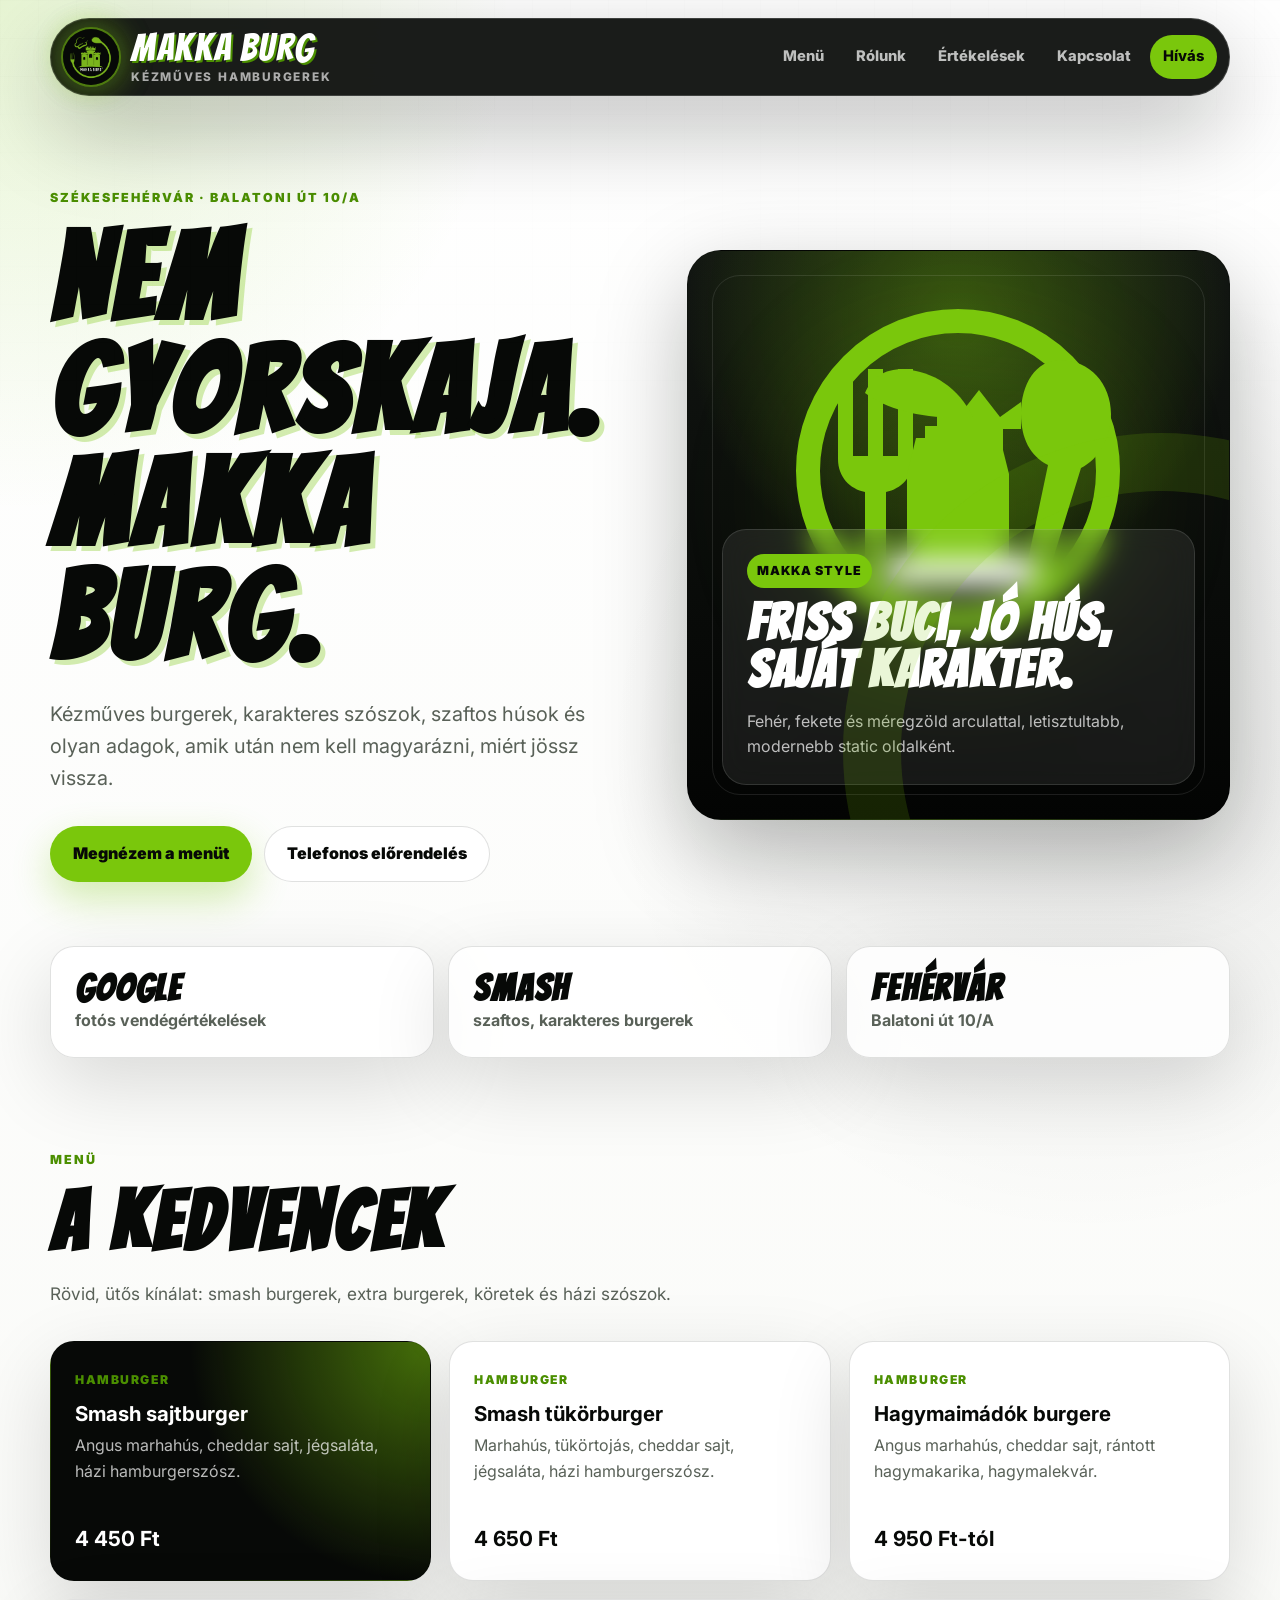
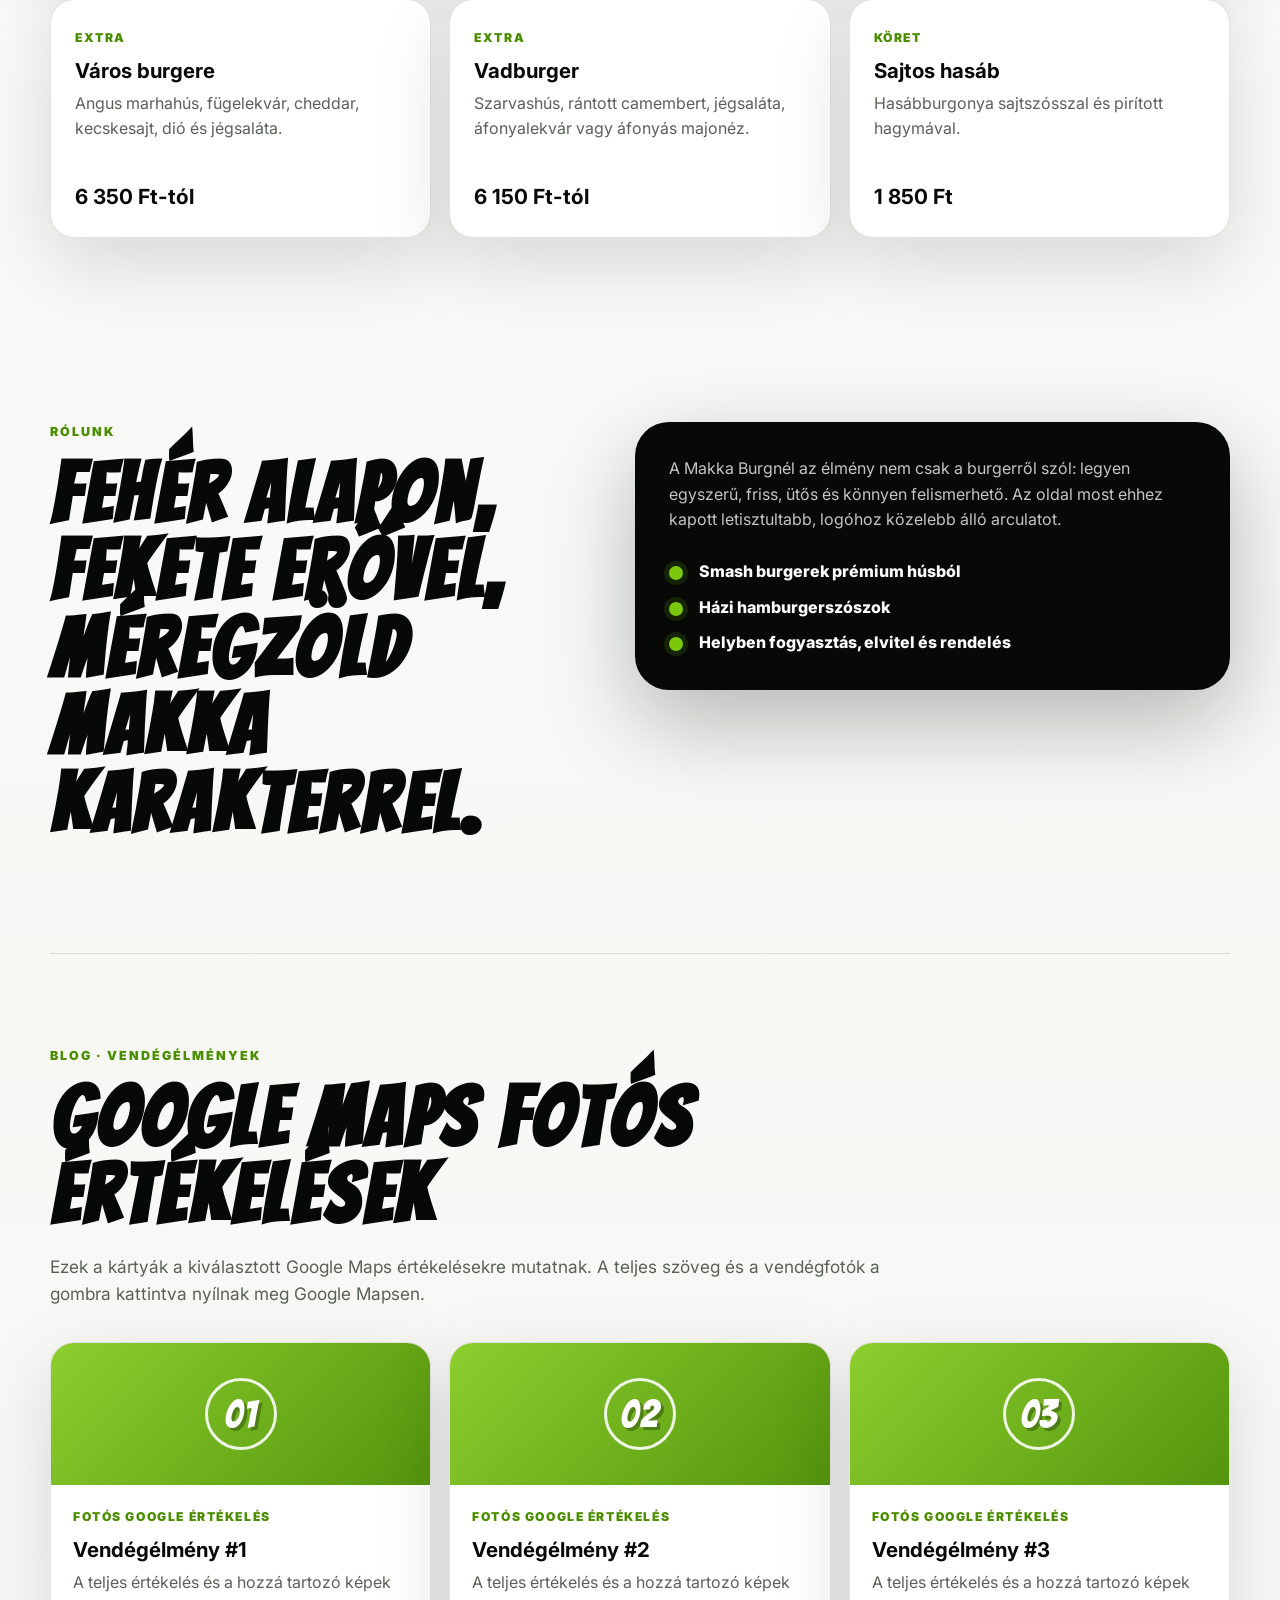
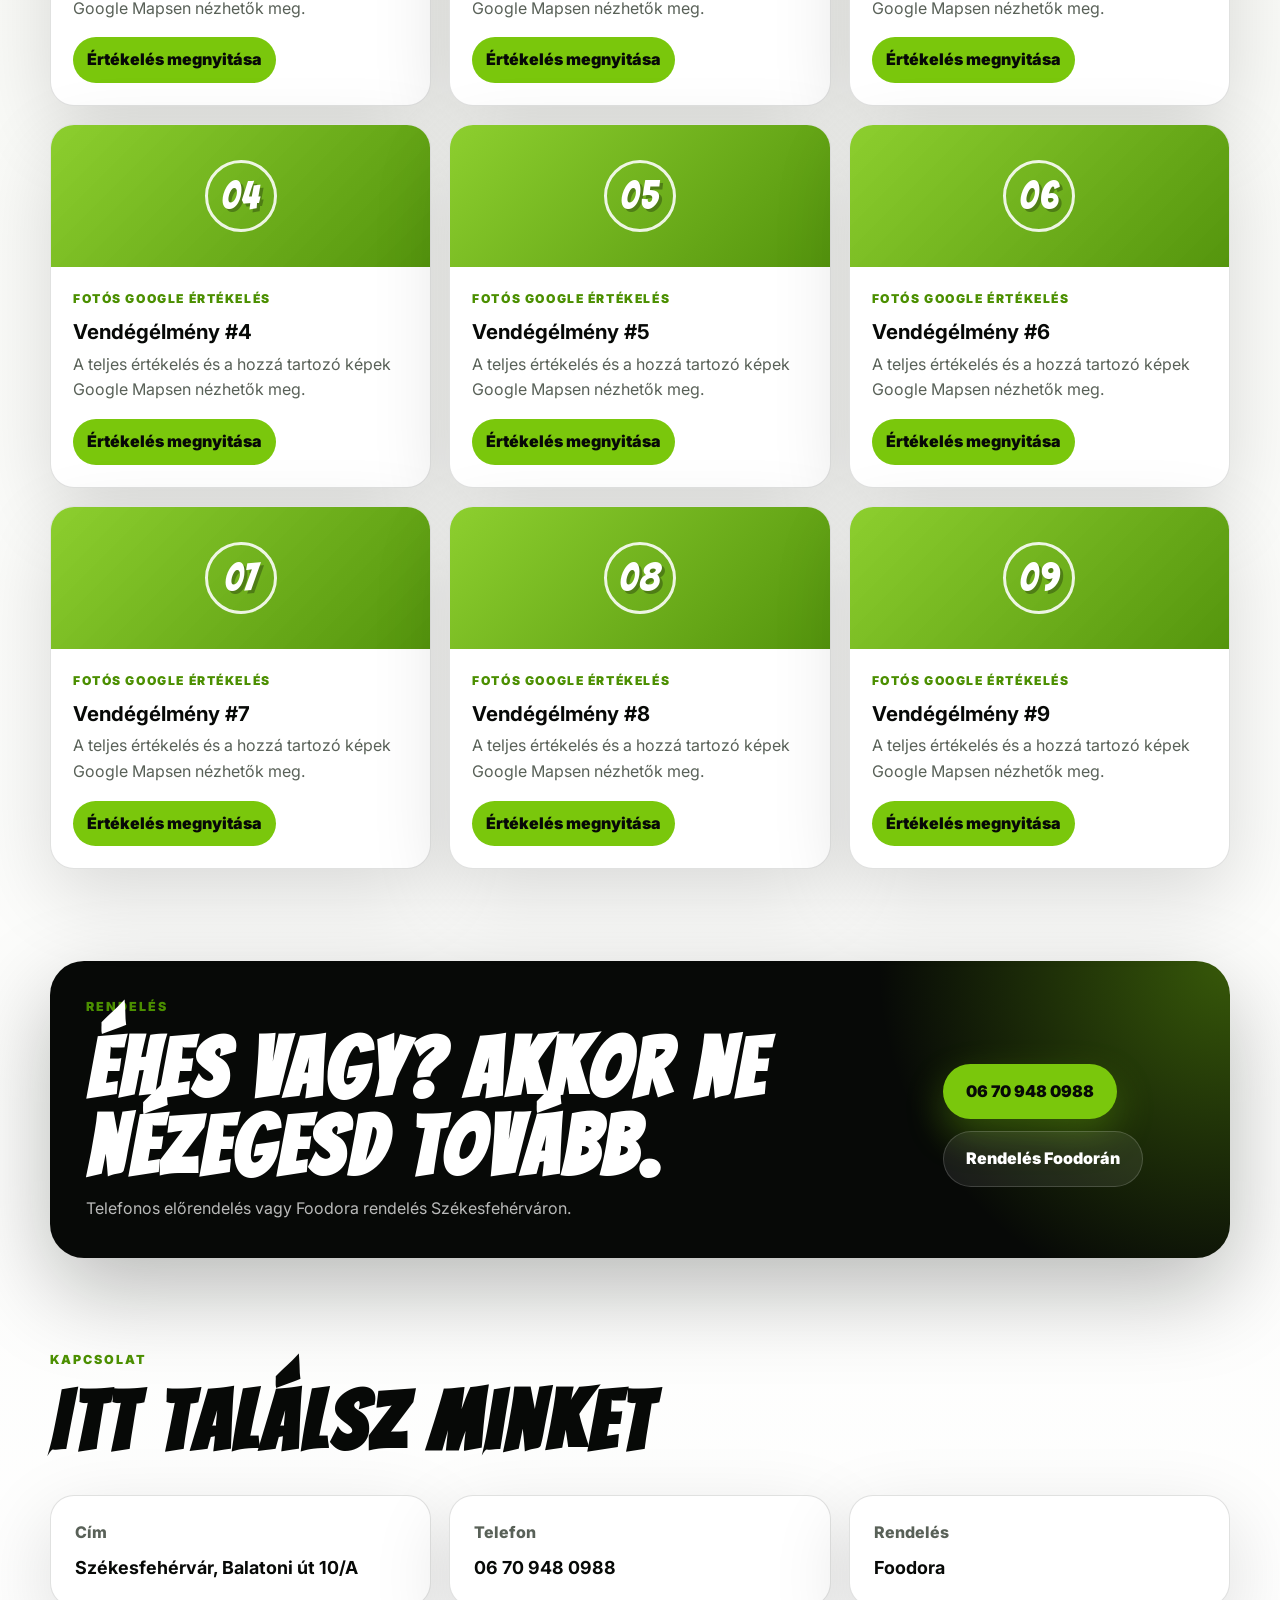
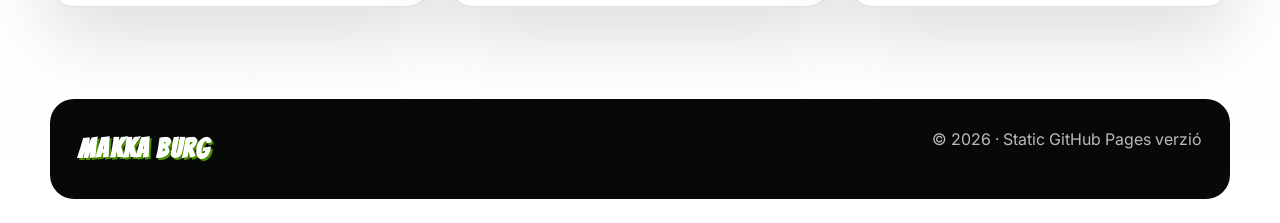
<file: green_white/index.html>
<!doctype html>
<html lang="hu">
<head>
  <meta charset="utf-8" />
  <meta name="viewport" content="width=device-width, initial-scale=1" />
  <meta name="description" content="Makka Burg – kézműves hamburgerek Székesfehérváron. Statikus weboldal GitHub Pageshez." />
  <title>Makka Burg | Kézműves hamburgerek Székesfehérváron</title>
  <link rel="preconnect" href="https://fonts.googleapis.com">
  <link rel="preconnect" href="https://fonts.gstatic.com" crossorigin>
  <link href="https://fonts.googleapis.com/css2?family=Bangers&family=Inter:wght@400;500;600;700;800;900&display=swap" rel="stylesheet">
  <link rel="stylesheet" href="style.css" />
</head>
<body>
  <header class="site-header">
    <a class="brand" href="#top" aria-label="Makka Burg kezdőlap">
      <span class="brand-logo" aria-hidden="true">
        <img src="makka_burg_logo.webp" alt="Makka Burg logó" class="brand-logo" />
      </span>
      <span class="brand-copy">
        <span class="brand-name">Makka Burg</span>
        <span class="brand-subtitle">kézműves hamburgerek</span>
      </span>
    </a>

    <nav class="main-nav" aria-label="Fő navigáció">
      <a href="#menu">Menü</a>
      <a href="#about">Rólunk</a>
      <a href="#blog">Értékelések</a>
      <a href="#contact">Kapcsolat</a>
      <a class="nav-cta" href="tel:+36709480988">Hívás</a>
    </nav>
  </header>

  <main id="top">
    <section class="hero section-padding">
      <div class="hero-content">
        <p class="eyebrow">Székesfehérvár · Balatoni út 10/A</p>
        <h1>Nem gyorskaja. Makka Burg.</h1>
        <p class="hero-lead">
          Kézműves burgerek, karakteres szószok, szaftos húsok és olyan adagok,
          amik után nem kell magyarázni, miért jössz vissza.
        </p>
        <div class="hero-actions">
          <a class="button button-primary" href="#menu">Megnézem a menüt</a>
          <a class="button button-secondary" href="tel:+36709480988">Telefonos előrendelés</a>
        </div>
      </div>

      <aside class="hero-card" aria-label="Makka Burg hangulatkártya">
        <div class="hero-logo-large" aria-hidden="true">
          <svg viewBox="0 0 120 120" focusable="false">
            <circle class="logo-ring" cx="60" cy="60" r="50" />
            <path class="logo-fork" d="M20 26v30c0 6 4 10 9 11v28h7V67c5-1 9-5 9-11V26h-5v29h-5V26h-5v29h-5V26z" />
            <path class="logo-spoon" d="M94 23c-8 0-13 8-13 18 0 8 3 14 9 17l-8 38 7 2 12-39c6-3 10-10 10-18 0-10-7-18-17-18z" />
            <path class="logo-castle" d="M46 49h28l3 12v31H43V61zm7 18h7v13h-7zm17 0h7v13h-7z" />
            <path class="logo-crown" d="M49 45h26v8H49zm4-8 7 5 7-9 7 9 7-5v9H53z" />
            <path class="logo-bun" d="M37 89h48v9H37z" />
            <path class="logo-knife" d="M42 26c10 1 18 6 23 16-15 1-28-2-36-8 2-5 6-8 13-8z" />
          </svg>
        </div>
        <div class="hero-card-content">
          <span class="badge">Makka style</span>
          <h2>Friss buci, jó hús, saját karakter.</h2>
          <p>Fehér, fekete és méregzöld arculattal, letisztultabb, modernebb static oldalként.</p>
        </div>
      </aside>
    </section>

    <section class="stats" aria-label="Makka Burg gyors információk">
      <article>
        <strong>Google</strong>
        <span>fotós vendégértékelések</span>
      </article>
      <article>
        <strong>Smash</strong>
        <span>szaftos, karakteres burgerek</span>
      </article>
      <article>
        <strong>Fehérvár</strong>
        <span>Balatoni út 10/A</span>
      </article>
    </section>

    <section id="menu" class="section-padding menu-section">
      <div class="section-heading">
        <p class="eyebrow">Menü</p>
        <h2>A kedvencek</h2>
        <p>Rövid, ütős kínálat: smash burgerek, extra burgerek, köretek és házi szószok.</p>
      </div>

      <div class="menu-grid">
        <article class="menu-card featured">
          <div>
            <span class="menu-type">Hamburger</span>
            <h3>Smash sajtburger</h3>
            <p>Angus marhahús, cheddar sajt, jégsaláta, házi hamburgerszósz.</p>
          </div>
          <strong>4 450 Ft</strong>
        </article>

        <article class="menu-card">
          <div>
            <span class="menu-type">Hamburger</span>
            <h3>Smash tükörburger</h3>
            <p>Marhahús, tükörtojás, cheddar sajt, jégsaláta, házi hamburgerszósz.</p>
          </div>
          <strong>4 650 Ft</strong>
        </article>

        <article class="menu-card">
          <div>
            <span class="menu-type">Hamburger</span>
            <h3>Hagymaimádók burgere</h3>
            <p>Angus marhahús, cheddar sajt, rántott hagymakarika, hagymalekvár.</p>
          </div>
          <strong>4 950 Ft-tól</strong>
        </article>

        <article class="menu-card">
          <div>
            <span class="menu-type">Extra</span>
            <h3>Város burgere</h3>
            <p>Angus marhahús, fügelekvár, cheddar, kecskesajt, dió és jégsaláta.</p>
          </div>
          <strong>6 350 Ft-tól</strong>
        </article>

        <article class="menu-card">
          <div>
            <span class="menu-type">Extra</span>
            <h3>Vadburger</h3>
            <p>Szarvashús, rántott camembert, jégsaláta, áfonyalekvár vagy áfonyás majonéz.</p>
          </div>
          <strong>6 150 Ft-tól</strong>
        </article>

        <article class="menu-card">
          <div>
            <span class="menu-type">Köret</span>
            <h3>Sajtos hasáb</h3>
            <p>Hasábburgonya sajtszósszal és pirított hagymával.</p>
          </div>
          <strong>1 850 Ft</strong>
        </article>
      </div>
    </section>

    <section id="about" class="split-section section-padding">
      <div>
        <p class="eyebrow">Rólunk</p>
        <h2>Fehér alapon, fekete erővel, méregzöld Makka karakterrel.</h2>
      </div>
      <div class="about-copy">
        <p>
          A Makka Burgnél az élmény nem csak a burgerről szól: legyen egyszerű, friss,
          ütős és könnyen felismerhető. Az oldal most ehhez kapott letisztultabb,
          logóhoz közelebb álló arculatot.
        </p>
        <ul class="check-list">
          <li>Smash burgerek prémium húsból</li>
          <li>Házi hamburgerszószok</li>
          <li>Helyben fogyasztás, elvitel és rendelés</li>
        </ul>
      </div>
    </section>

    <section id="blog" class="section-padding blog-section">
      <div class="section-heading wide">
        <p class="eyebrow">Blog · vendégélmények</p>
        <h2>Google Maps fotós értékelések</h2>
        <p>
          Ezek a kártyák a kiválasztott Google Maps értékelésekre mutatnak. A teljes szöveg és a
          vendégfotók a gombra kattintva nyílnak meg Google Mapsen.
        </p>
      </div>

      <div class="review-grid">
        <article class="review-card">
          <div class="review-photo"><span>01</span></div>
          <div class="review-body">
            <p class="review-kicker">Fotós Google értékelés</p>
            <h3>Vendégélmény #1</h3>
            <p>A teljes értékelés és a hozzá tartozó képek Google Mapsen nézhetők meg.</p>
            <a href="https://maps.app.goo.gl/HjPt6krY6zCxLaqA8" target="_blank" rel="noreferrer">Értékelés megnyitása</a>
          </div>
        </article>

        <article class="review-card">
          <div class="review-photo"><span>02</span></div>
          <div class="review-body">
            <p class="review-kicker">Fotós Google értékelés</p>
            <h3>Vendégélmény #2</h3>
            <p>A teljes értékelés és a hozzá tartozó képek Google Mapsen nézhetők meg.</p>
            <a href="https://maps.app.goo.gl/WwnLAy34ZApFSUKJ6" target="_blank" rel="noreferrer">Értékelés megnyitása</a>
          </div>
        </article>

        <article class="review-card">
          <div class="review-photo"><span>03</span></div>
          <div class="review-body">
            <p class="review-kicker">Fotós Google értékelés</p>
            <h3>Vendégélmény #3</h3>
            <p>A teljes értékelés és a hozzá tartozó képek Google Mapsen nézhetők meg.</p>
            <a href="https://maps.app.goo.gl/pbr8StPb5FChv7a39" target="_blank" rel="noreferrer">Értékelés megnyitása</a>
          </div>
        </article>

        <article class="review-card">
          <div class="review-photo"><span>04</span></div>
          <div class="review-body">
            <p class="review-kicker">Fotós Google értékelés</p>
            <h3>Vendégélmény #4</h3>
            <p>A teljes értékelés és a hozzá tartozó képek Google Mapsen nézhetők meg.</p>
            <a href="https://maps.app.goo.gl/bFdXoXKEpFZBAECH6" target="_blank" rel="noreferrer">Értékelés megnyitása</a>
          </div>
        </article>

        <article class="review-card">
          <div class="review-photo"><span>05</span></div>
          <div class="review-body">
            <p class="review-kicker">Fotós Google értékelés</p>
            <h3>Vendégélmény #5</h3>
            <p>A teljes értékelés és a hozzá tartozó képek Google Mapsen nézhetők meg.</p>
            <a href="https://maps.app.goo.gl/KggRHG3a64Bxbjfu8" target="_blank" rel="noreferrer">Értékelés megnyitása</a>
          </div>
        </article>

        <article class="review-card">
          <div class="review-photo"><span>06</span></div>
          <div class="review-body">
            <p class="review-kicker">Fotós Google értékelés</p>
            <h3>Vendégélmény #6</h3>
            <p>A teljes értékelés és a hozzá tartozó képek Google Mapsen nézhetők meg.</p>
            <a href="https://maps.app.goo.gl/5v22g3dE6pBFgP1z9" target="_blank" rel="noreferrer">Értékelés megnyitása</a>
          </div>
        </article>

        <article class="review-card">
          <div class="review-photo"><span>07</span></div>
          <div class="review-body">
            <p class="review-kicker">Fotós Google értékelés</p>
            <h3>Vendégélmény #7</h3>
            <p>A teljes értékelés és a hozzá tartozó képek Google Mapsen nézhetők meg.</p>
            <a href="https://maps.app.goo.gl/JwdrBWoTLPaFmsvs7" target="_blank" rel="noreferrer">Értékelés megnyitása</a>
          </div>
        </article>

        <article class="review-card">
          <div class="review-photo"><span>08</span></div>
          <div class="review-body">
            <p class="review-kicker">Fotós Google értékelés</p>
            <h3>Vendégélmény #8</h3>
            <p>A teljes értékelés és a hozzá tartozó képek Google Mapsen nézhetők meg.</p>
            <a href="https://maps.app.goo.gl/31T2fFFczfMXN5JM9" target="_blank" rel="noreferrer">Értékelés megnyitása</a>
          </div>
        </article>

        <article class="review-card">
          <div class="review-photo"><span>09</span></div>
          <div class="review-body">
            <p class="review-kicker">Fotós Google értékelés</p>
            <h3>Vendégélmény #9</h3>
            <p>A teljes értékelés és a hozzá tartozó képek Google Mapsen nézhetők meg.</p>
            <a href="https://maps.app.goo.gl/hhKy9dfgqZyZWqra8" target="_blank" rel="noreferrer">Értékelés megnyitása</a>
          </div>
        </article>
      </div>
    </section>

    <section class="order-banner section-padding">
      <div>
        <p class="eyebrow">Rendelés</p>
        <h2>Éhes vagy? Akkor ne nézegesd tovább.</h2>
        <p>Telefonos előrendelés vagy Foodora rendelés Székesfehérváron.</p>
      </div>
      <div class="banner-actions">
        <a class="button button-primary" href="tel:+36709480988">06 70 948 0988</a>
        <a class="button button-secondary" href="https://www.foodora.hu/restaurant/kpjb/makka-burg" target="_blank" rel="noreferrer">Rendelés Foodorán</a>
      </div>
    </section>

    <section id="contact" class="section-padding contact-section">
      <div class="section-heading">
        <p class="eyebrow">Kapcsolat</p>
        <h2>Itt találsz minket</h2>
      </div>

      <div class="contact-grid">
        <article class="contact-card">
          <span>Cím</span>
          <strong>Székesfehérvár, Balatoni út 10/A</strong>
        </article>
        <article class="contact-card">
          <span>Telefon</span>
          <strong><a href="tel:+36709480988">06 70 948 0988</a></strong>
        </article>
        <article class="contact-card">
          <span>Rendelés</span>
          <strong><a href="https://www.foodora.hu/restaurant/kpjb/makka-burg" target="_blank" rel="noreferrer">Foodora</a></strong>
        </article>
      </div>
    </section>
  </main>

  <footer class="site-footer">
    <strong>Makka Burg</strong>
    <p>© 2026 · Static GitHub Pages verzió</p>
  </footer>
</body>
</html>
</file>
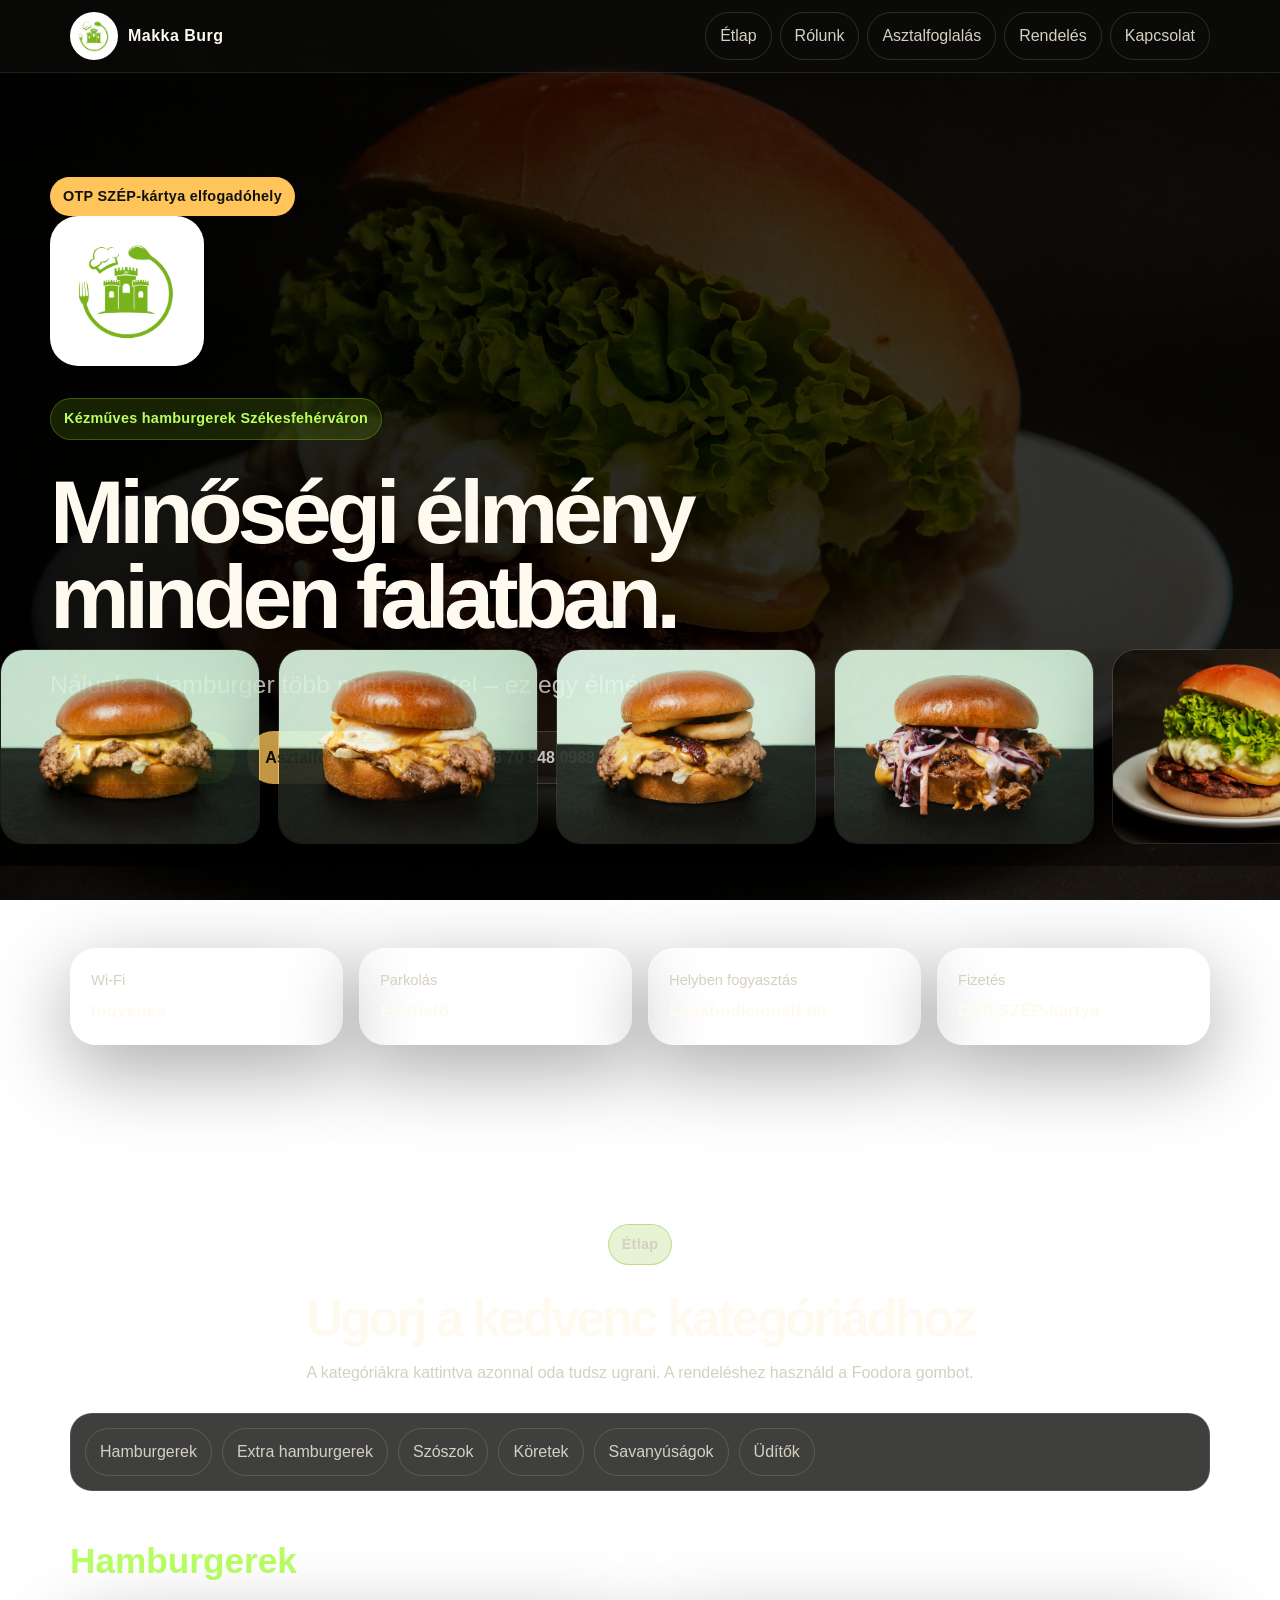
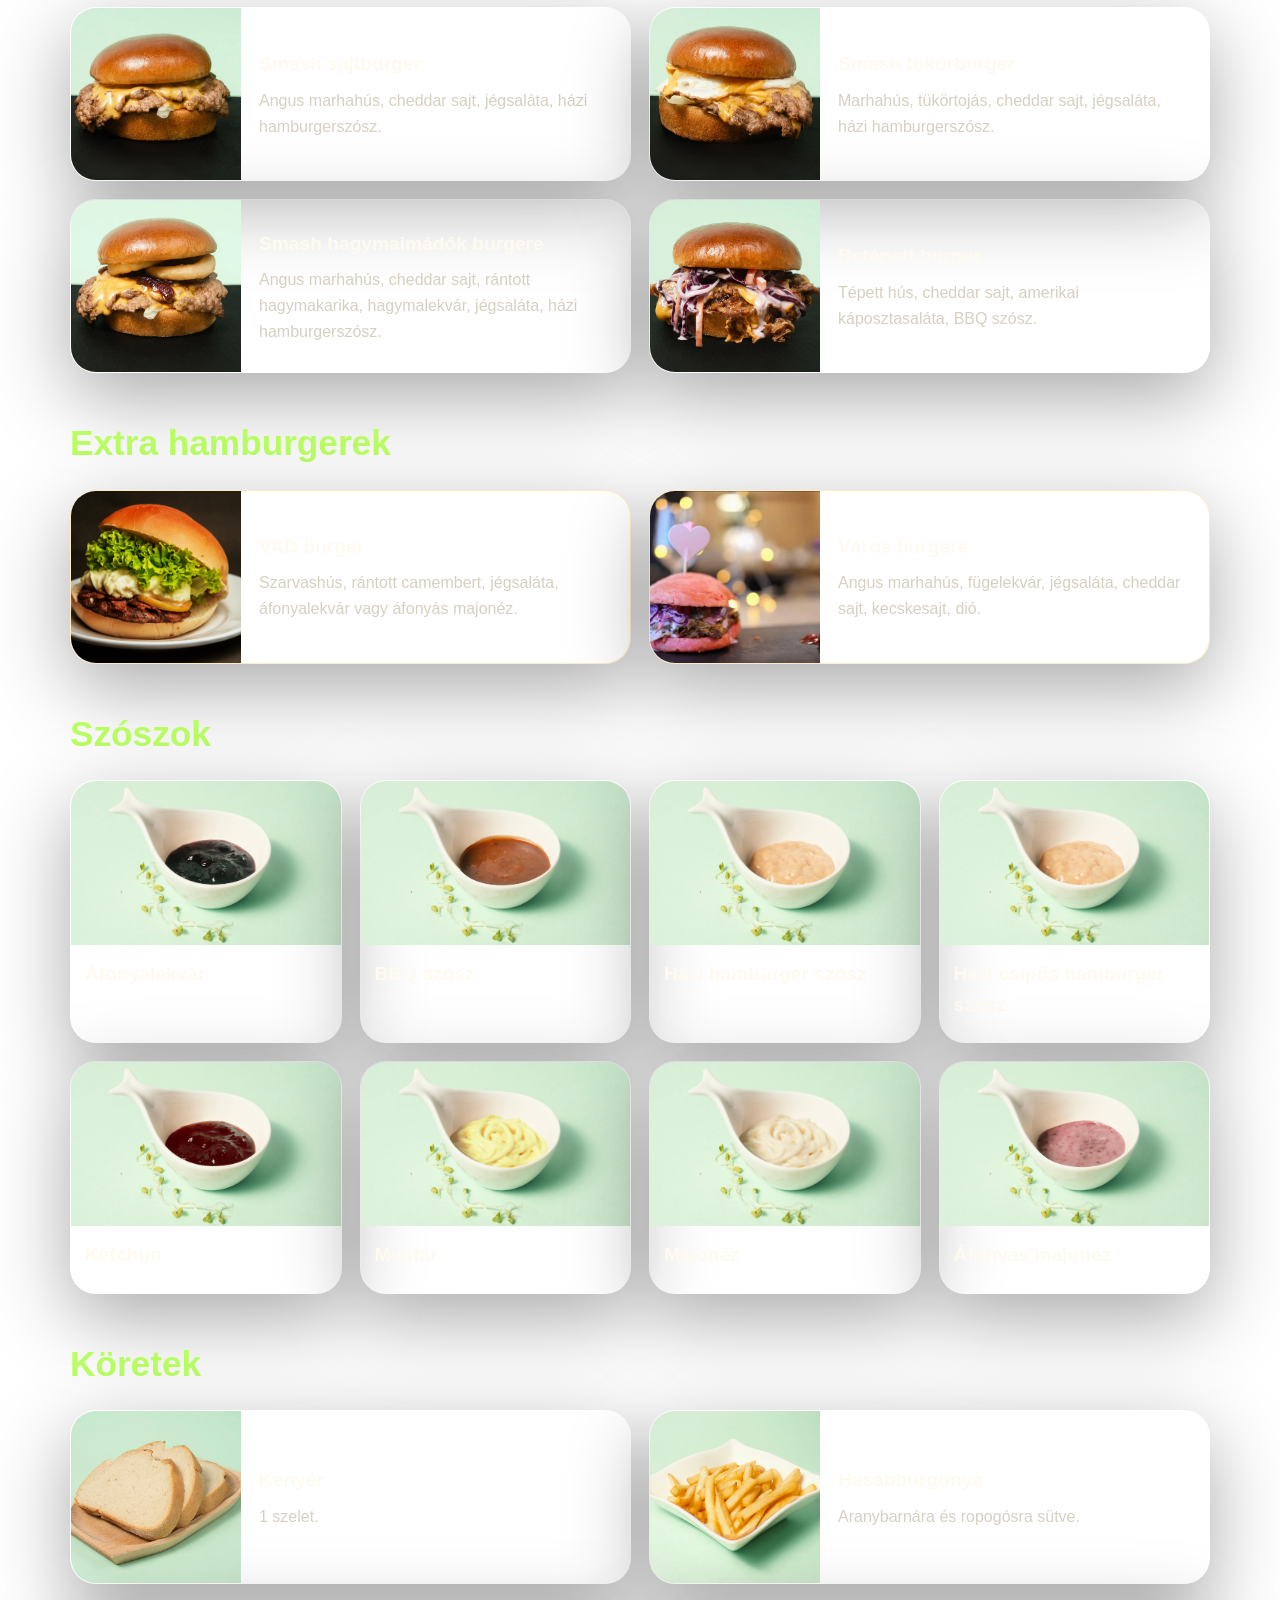
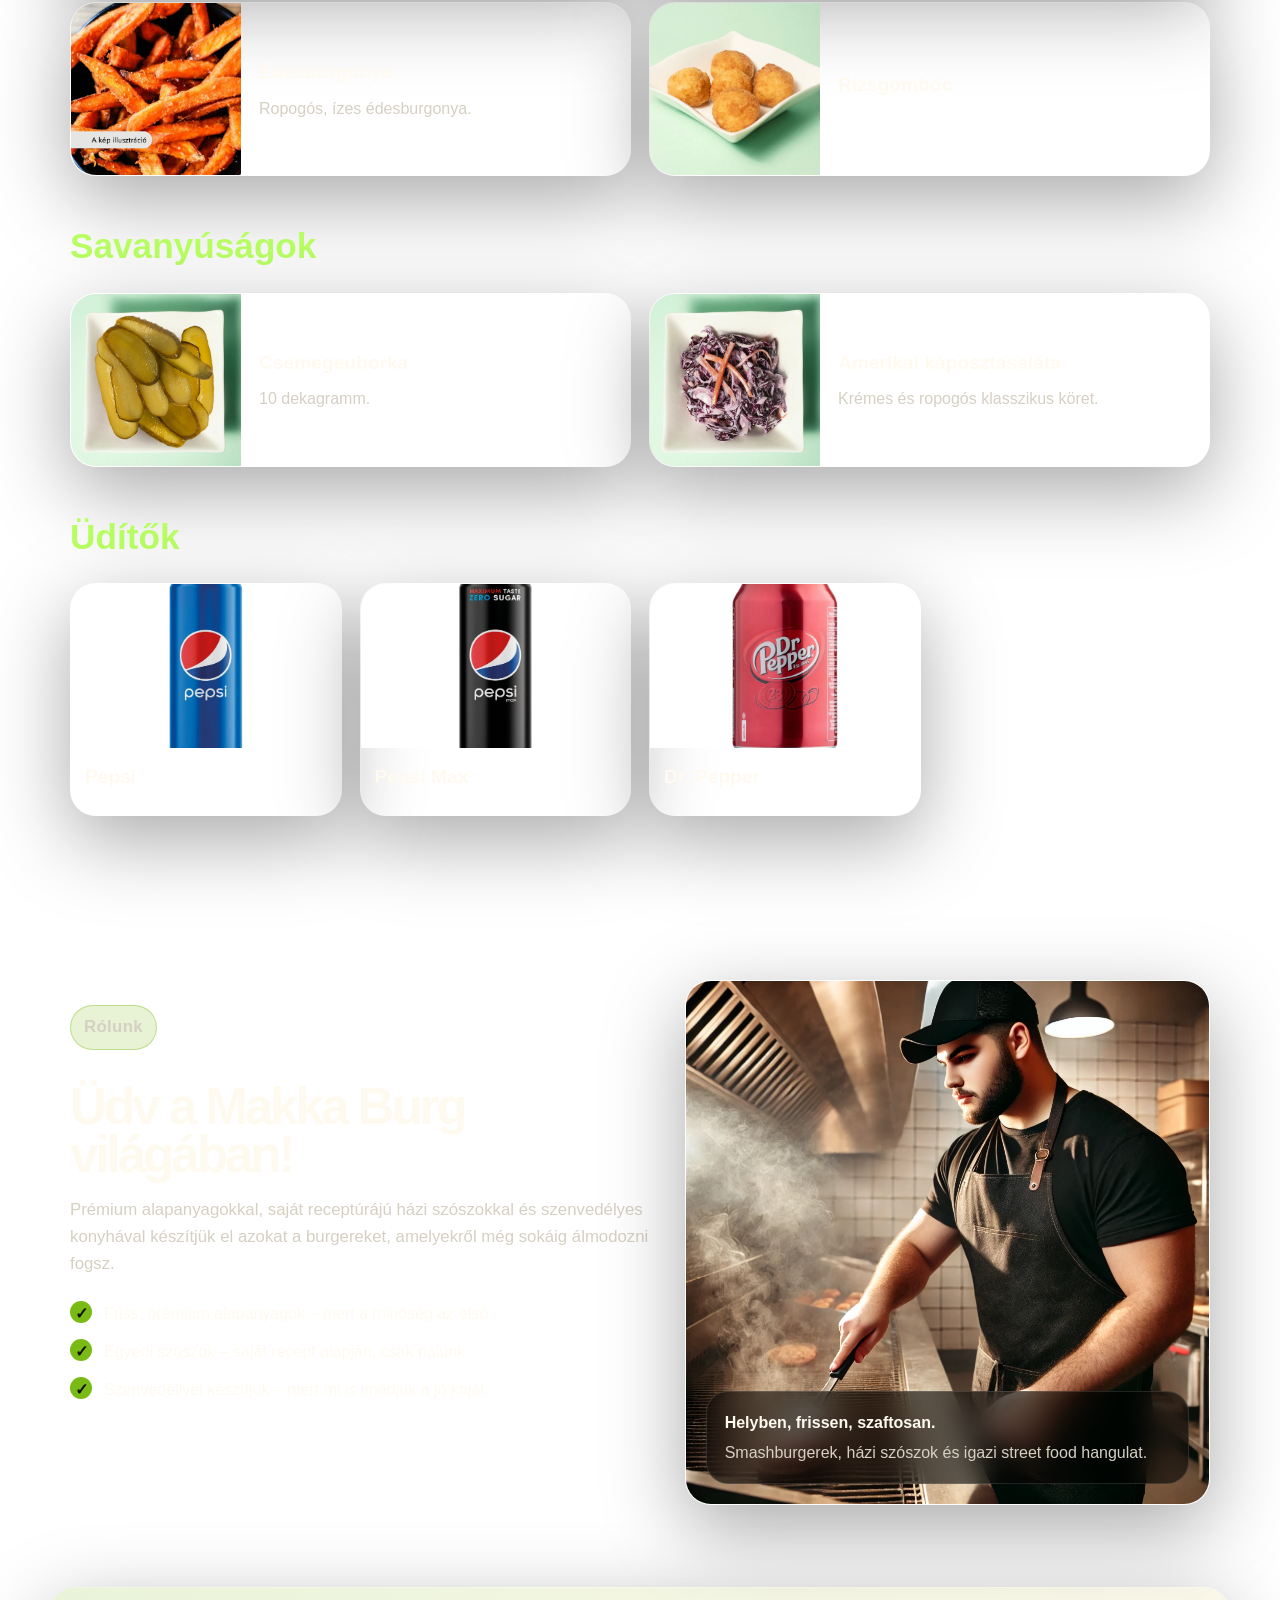
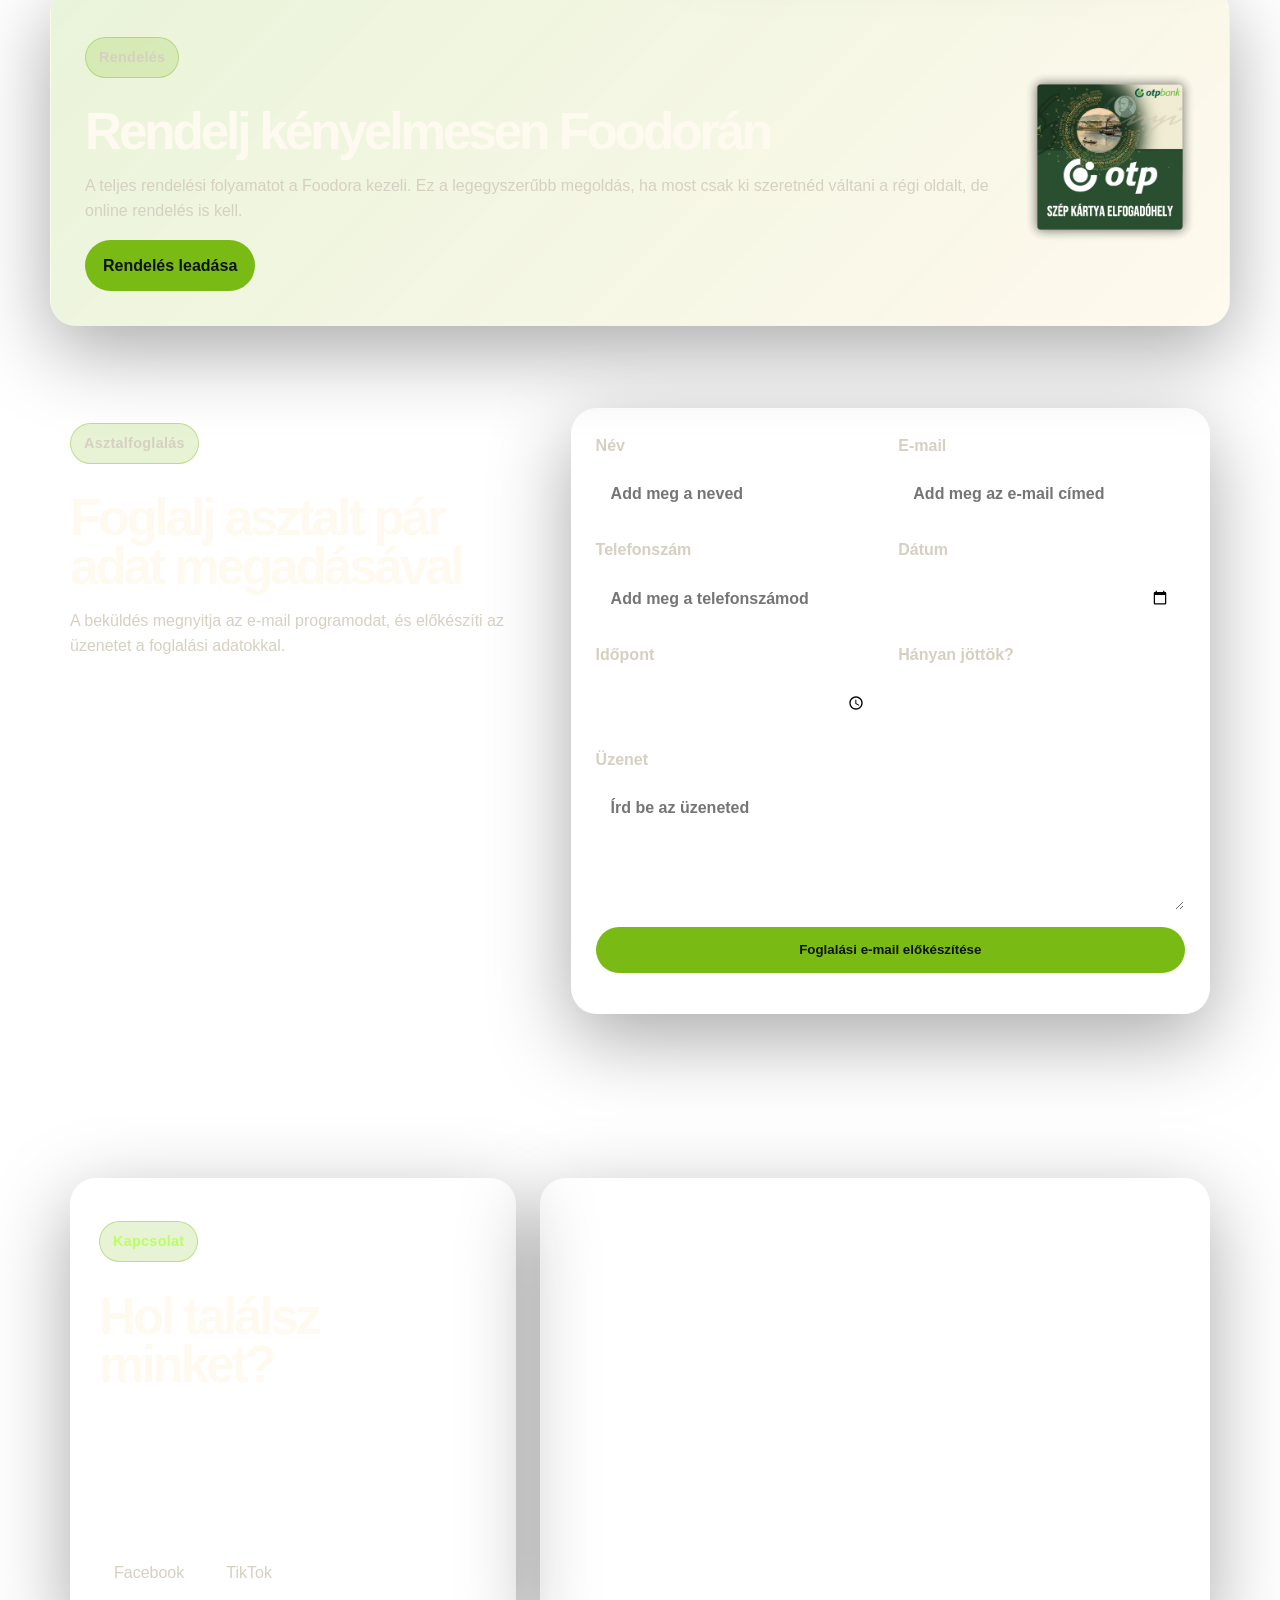
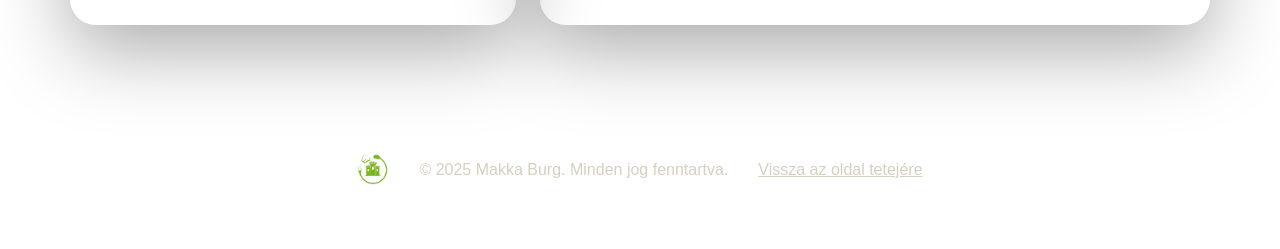
<file: moving_burgers/index.html>
<!doctype html>
<html lang="hu">
<head>
  <meta charset="utf-8">
  <meta name="viewport" content="width=device-width, initial-scale=1">
  <title>Makka Burg - kézműves hamburgerek Székesfehérváron</title>
  <meta name="description" content="Frissen készült, kézműves hamburgerek Székesfehérváron. Asztalfoglalás, Foodora rendelés, házi szószok és prémium alapanyagok.">
  <meta name="theme-color" content="#78b915">
  <meta property="og:title" content="Makka Burg - kézműves hamburgerek Székesfehérváron">
  <meta property="og:description" content="Minőségi élmény minden falatban. Smashburgerek, házi szószok, köretek és Foodora rendelés.">
  <meta property="og:type" content="website">
  <meta property="og:image" content="assets/smash-sajtburger.webp">
  <link rel="icon" type="image/webp" href="assets/logo-kicsi.webp">
  <link rel="preload" href="assets/smash-sajtburger.webp" as="image">
  <link rel="stylesheet" href="styles.css">
</head>
<body>
  <a class="skip-link" href="#main">Ugrás a tartalomhoz</a>

  <header class="site-header" id="top">
    <nav class="nav" aria-label="Fő navigáció">
      <a class="brand" href="#top" aria-label="Makka Burg főoldal">
        <img src="assets/logo-kicsi.webp" alt="Makka Burg logó" width="48" height="48">
        <span>Makka Burg</span>
      </a>
      <button class="nav-toggle" type="button" aria-expanded="false" aria-controls="nav-links">
        Menü
      </button>
      <div class="nav-links" id="nav-links">
        <a href="#etlap">Étlap</a>
        <a href="#rolunk">Rólunk</a>
        <a href="#foglalas">Asztalfoglalás</a>
        <a href="#rendeles">Rendelés</a>
        <a href="#kapcsolat">Kapcsolat</a>
      </div>
    </nav>
  </header>

  <main id="main">
    <section class="hero section" aria-labelledby="hero-title">
      <div class="hero-overlay"></div>
      <div class="hero-content">
        <div class="hero-badge">OTP SZÉP-kártya elfogadóhely</div>
        <img class="hero-logo" src="assets/logo.webp" alt="Makka Burg logó">
        <p class="eyebrow">Kézműves hamburgerek Székesfehérváron</p>
        <h1 id="hero-title">Minőségi élmény minden falatban.</h1>
        <p class="hero-lead">Nálunk a hamburger több mint egy étel – ez egy élmény!</p>
        <div class="hero-actions">
          <a class="btn primary" href="https://www.foodora.hu/restaurant/kpjb/makka-burg" target="_blank" rel="noopener">Rendelés Foodorán</a>
          <a class="btn secondary" href="#foglalas">Asztalfoglalás</a>
          <a class="btn ghost" href="tel:+36709480988">Hívás: +36 70 948 0988</a>
        </div>
      </div>
      <div class="image-marquee" aria-hidden="true">
        <div class="marquee-track">
          <img src="assets/smash-sajtburger.webp" alt="">
          <img src="assets/smash-tukorburger.webp" alt="">
          <img src="assets/smash-hagymaimado-burger.webp" alt="">
          <img src="assets/betepett-burger.webp" alt="">
          <img src="assets/vad-burger.webp" alt="">
          <img src="assets/smash-sajtburger.webp" alt="">
          <img src="assets/smash-tukorburger.webp" alt="">
          <img src="assets/smash-hagymaimado-burger.webp" alt="">
          <img src="assets/betepett-burger.webp" alt="">
          <img src="assets/vad-burger.webp" alt="">
        </div>
      </div>
    </section>

    <section class="section quick-info" aria-label="Szolgáltatások">
      <article><span>Wi-Fi</span><strong>Ingyenes</strong></article>
      <article><span>Parkolás</span><strong>Elérhető</strong></article>
      <article><span>Helyben fogyasztás</span><strong>Légkondicionált tér</strong></article>
      <article><span>Fizetés</span><strong>OTP SZÉP-kártya</strong></article>
    </section>

    <section class="section menu-section" id="etlap" aria-labelledby="menu-title">
      <div class="section-heading">
        <p class="eyebrow">Étlap</p>
        <h2 id="menu-title">Ugorj a kedvenc kategóriádhoz</h2>
        <p>A kategóriákra kattintva azonnal oda tudsz ugrani. A rendeléshez használd a Foodora gombot.</p>
      </div>

      <div class="category-nav" aria-label="Étlap kategóriák">
        <a href="#hamburgerek">Hamburgerek</a>
        <a href="#extra-hamburgerek">Extra hamburgerek</a>
        <a href="#szoszok">Szószok</a>
        <a href="#koretek">Köretek</a>
        <a href="#savanyusagok">Savanyúságok</a>
        <a href="#uditok">Üdítők</a>
      </div>

      <div class="menu-category" id="hamburgerek">
        <h3>Hamburgerek</h3>
        <div class="menu-grid">
          <article class="menu-card">
            <img src="assets/smash-sajtburger.webp" alt="Smash sajtburger">
            <div><h4>Smash sajtburger</h4><p>Angus marhahús, cheddar sajt, jégsaláta, házi hamburgerszósz.</p></div>
          </article>
          <article class="menu-card">
            <img src="assets/smash-tukorburger.webp" alt="Smash tükörburger">
            <div><h4>Smash tükörburger</h4><p>Marhahús, tükörtojás, cheddar sajt, jégsaláta, házi hamburgerszósz.</p></div>
          </article>
          <article class="menu-card">
            <img src="assets/smash-hagymaimado-burger.webp" alt="Smash hagymaimádók burgere">
            <div><h4>Smash hagymaimádók burgere</h4><p>Angus marhahús, cheddar sajt, rántott hagymakarika, hagymalekvár, jégsaláta, házi hamburgerszósz.</p></div>
          </article>
          <article class="menu-card">
            <img src="assets/betepett-burger.webp" alt="Betépett burger">
            <div><h4>Betépett burger</h4><p>Tépett hús, cheddar sajt, amerikai káposztasaláta, BBQ szósz.</p></div>
          </article>
        </div>
      </div>

      <div class="menu-category" id="extra-hamburgerek">
        <h3>Extra hamburgerek</h3>
        <div class="menu-grid">
          <article class="menu-card featured">
            <img src="assets/vad-burger.webp" alt="VAD burger">
            <div><h4>VAD burger</h4><p>Szarvashús, rántott camembert, jégsaláta, áfonyalekvár vagy áfonyás majonéz.</p></div>
          </article>
          <article class="menu-card featured">
            <img src="assets/kulonleges-burger.webp" alt="Különleges Makka burger">
            <div><h4>Város burgere</h4><p>Angus marhahús, fügelekvár, jégsaláta, cheddar sajt, kecskesajt, dió.</p></div>
          </article>
        </div>
      </div>

      <div class="menu-category" id="szoszok">
        <h3>Szószok</h3>
        <div class="menu-grid small-cards">
          <article class="menu-card"><img src="assets/afonyalekvar.webp" alt="Áfonyalekvár"><div><h4>Áfonyalekvár</h4></div></article>
          <article class="menu-card"><img src="assets/bbq-szosz.webp" alt="BBQ szósz"><div><h4>BBQ szósz</h4></div></article>
          <article class="menu-card"><img src="assets/hazi-hamburgerszosz.webp" alt="Házi hamburger szósz"><div><h4>Házi hamburger szósz</h4></div></article>
          <article class="menu-card"><img src="assets/hazi-csipos-hamburgerszosz.webp" alt="Házi csípős hamburger szósz"><div><h4>Házi csípős hamburger szósz</h4></div></article>
          <article class="menu-card"><img src="assets/ketchup.webp" alt="Ketchup"><div><h4>Ketchup</h4></div></article>
          <article class="menu-card"><img src="assets/mustar.webp" alt="Mustár"><div><h4>Mustár</h4></div></article>
          <article class="menu-card"><img src="assets/majonez.webp" alt="Majonéz"><div><h4>Majonéz</h4></div></article>
          <article class="menu-card"><img src="assets/afonyas-majonez.webp" alt="Áfonyás majonéz"><div><h4>Áfonyás majonéz</h4></div></article>
        </div>
      </div>

      <div class="menu-category" id="koretek">
        <h3>Köretek</h3>
        <div class="menu-grid">
          <article class="menu-card"><img src="assets/kenyer.webp" alt="Kenyér"><div><h4>Kenyér</h4><p>1 szelet.</p></div></article>
          <article class="menu-card"><img src="assets/hasabburgonya.webp" alt="Hasábburgonya"><div><h4>Hasábburgonya</h4><p>Aranybarnára és ropogósra sütve.</p></div></article>
          <article class="menu-card"><img src="assets/edesburgonya.webp" alt="Édesburgonya"><div><h4>Édesburgonya</h4><p>Ropogós, ízes édesburgonya.</p></div></article>
          <article class="menu-card"><img src="assets/rizsgomboc.webp" alt="Rízsgombóc"><div><h4>Rízsgombóc</h4></div></article>
        </div>
      </div>

      <div class="menu-category" id="savanyusagok">
        <h3>Savanyúságok</h3>
        <div class="menu-grid">
          <article class="menu-card"><img src="assets/csemegeuborka.webp" alt="Csemegeuborka"><div><h4>Csemegeuborka</h4><p>10 dekagramm.</p></div></article>
          <article class="menu-card"><img src="assets/amerikai-kaposztasalata.webp" alt="Amerikai káposztasaláta"><div><h4>Amerikai káposztasaláta</h4><p>Krémes és ropogós klasszikus köret.</p></div></article>
        </div>
      </div>

      <div class="menu-category" id="uditok">
        <h3>Üdítők</h3>
        <div class="menu-grid small-cards">
          <article class="menu-card"><img src="assets/pepsi.webp" alt="Pepsi"><div><h4>Pepsi</h4></div></article>
          <article class="menu-card"><img src="assets/pepsi-max.webp" alt="Pepsi Max"><div><h4>Pepsi Max</h4></div></article>
          <article class="menu-card"><img src="assets/dr-pepper.webp" alt="Dr. Pepper"><div><h4>Dr. Pepper</h4></div></article>
        </div>
      </div>
    </section>

    <section class="section about" id="rolunk" aria-labelledby="about-title">
      <div class="about-text">
        <p class="eyebrow">Rólunk</p>
        <h2 id="about-title">Üdv a Makka Burg világában!</h2>
        <p>Prémium alapanyagokkal, saját receptúrájú házi szószokkal és szenvedélyes konyhával készítjük el azokat a burgereket, amelyekről még sokáig álmodozni fogsz.</p>
        <ul class="check-list">
          <li>Friss, prémium alapanyagok – mert a minőség az első.</li>
          <li>Egyedi szószok – saját recept alapján, csak nálunk.</li>
          <li>Szenvedéllyel készítjük – mert mi is imádjuk a jó kaját.</li>
        </ul>
        <p class="highlight-text">Ha egyszer megkóstolod, nem tudsz leállni! Gyere és tapasztald meg a Makka Burg életérzést.</p>
      </div>
      <div class="about-card">
        <img src="assets/chef.webp" alt="Burger készítése a konyhában">
        <div class="glass-card">
          <strong>Helyben, frissen, szaftosan.</strong>
          <span>Smashburgerek, házi szószok és igazi street food hangulat.</span>
        </div>
      </div>
    </section>

    <section class="section order" id="rendeles" aria-labelledby="order-title">
      <div>
        <p class="eyebrow">Rendelés</p>
        <h2 id="order-title">Rendelj kényelmesen Foodorán</h2>
        <p>A teljes rendelési folyamatot a Foodora kezeli. Ez a legegyszerűbb megoldás, ha most csak ki szeretnéd váltani a régi oldalt, de online rendelés is kell.</p>
        <a class="btn primary" href="https://www.foodora.hu/restaurant/kpjb/makka-burg" target="_blank" rel="noopener">Rendelés leadása</a>
      </div>
      <img class="szep-card" src="assets/otp-szep-kartya.png" alt="OTP SZÉP-kártya elfogadóhely">
    </section>

    <section class="section reservation" id="foglalas" aria-labelledby="reservation-title">
      <div class="section-heading left">
        <p class="eyebrow">Asztalfoglalás</p>
        <h2 id="reservation-title">Foglalj asztalt pár adat megadásával</h2>
        <p>A beküldés megnyitja az e-mail programodat, és előkészíti az üzenetet a foglalási adatokkal.</p>
      </div>
      <form class="reservation-form" id="reservation-form">
        <label>Név <input type="text" name="name" autocomplete="name" required placeholder="Add meg a neved"></label>
        <label>E-mail <input type="email" name="email" autocomplete="email" required placeholder="Add meg az e-mail címed"></label>
        <label>Telefonszám <input type="tel" name="phone" autocomplete="tel" required placeholder="Add meg a telefonszámod"></label>
        <label>Dátum <input type="date" name="date" required></label>
        <label>Időpont <input type="time" name="time" required></label>
        <label>Hányan jöttök?
          <select name="guests" required>
            <option value="">Kattints a létszám választáshoz</option>
            <option>1 fő</option><option>2 fő</option><option>3 fő</option><option>4 fő</option><option>5 fő</option>
            <option>6 fő</option><option>7 fő</option><option>8 fő</option><option>9 fő</option><option>10 fő</option>
          </select>
        </label>
        <label class="full">Üzenet <textarea name="message" rows="4" placeholder="Írd be az üzeneted"></textarea></label>
        <button class="btn primary full" type="submit">Foglalási e-mail előkészítése</button>
        <p class="form-note" id="form-note" role="status"></p>
      </form>
    </section>

    <section class="section contact" id="kapcsolat" aria-labelledby="contact-title">
      <div class="contact-info">
        <p class="eyebrow">Kapcsolat</p>
        <h2 id="contact-title">Hol találsz minket?</h2>
        <address>
          <a href="https://maps.app.goo.gl/n4ZrWMbJrYsuGMT26" target="_blank" rel="noopener">Székesfehérvár, Balatoni út 10./A, 8000</a><br>
          <a href="tel:+36709480988">Telefonszám: +36 70 948 0988</a><br>
          <a href="mailto:info@makkaburg.hu">Email: info@makkaburg.hu</a>
        </address>
        <div class="social-links" aria-label="Közösségi oldalak">
          <a href="https://www.facebook.com/61570050631208/" target="_blank" rel="noopener">Facebook</a>
          <a href="https://tinyurl.com/makkatiktok" target="_blank" rel="noopener">TikTok</a>
        </div>
      </div>
      <div class="map-frame">
        <iframe title="Makka Burg térkép" loading="lazy" referrerpolicy="no-referrer-when-downgrade" src="https://www.google.com/maps?q=Sz%C3%A9kesfeh%C3%A9rv%C3%A1r%2C%20Balatoni%20%C3%BAt%2010%2FA%2C%208000&output=embed"></iframe>
      </div>
    </section>
  </main>

  <footer class="footer">
    <img src="assets/logo-kicsi.webp" alt="Makka Burg logó">
    <p>© 2025 Makka Burg. Minden jog fenntartva.</p>
    <p><a href="#top">Vissza az oldal tetejére</a></p>
  </footer>

  <script src="script.js"></script>
</body>
</html>
</file>
<file: green_white/style.css>
:root {
  --green: #7ac70c;
  --green-dark: #4b8f00;
  --ink: #070907;
  --ink-soft: #111611;
  --white: #ffffff;
  --paper: #f7f8f4;
  --muted: #596158;
  --line: rgba(7, 9, 7, 0.12);
  --line-dark: rgba(255, 255, 255, 0.16);
  --shadow: 0 26px 80px rgba(7, 9, 7, 0.14);
  --shadow-strong: 0 32px 90px rgba(7, 9, 7, 0.28);
  --radius-xl: 34px;
  --radius-lg: 24px;
  --radius-md: 16px;
  --max-width: 1180px;
}

* {
  box-sizing: border-box;
}

html {
  scroll-behavior: smooth;
}

body {
  margin: 0;
  font-family: "Inter", system-ui, -apple-system, BlinkMacSystemFont, "Segoe UI", sans-serif;
  color: var(--ink);
  background:
    radial-gradient(circle at top left, rgba(122, 199, 12, 0.18), transparent 32rem),
    radial-gradient(circle at 85% 15%, rgba(7, 9, 7, 0.09), transparent 30rem),
    linear-gradient(180deg, var(--white) 0%, var(--paper) 52%, var(--white) 100%);
  line-height: 1.6;
}

body::before {
  content: "";
  position: fixed;
  inset: 0;
  pointer-events: none;
  opacity: 0.22;
  background-image:
    linear-gradient(rgba(7, 9, 7, 0.04) 1px, transparent 1px),
    linear-gradient(90deg, rgba(7, 9, 7, 0.04) 1px, transparent 1px);
  background-size: 38px 38px;
  mask-image: linear-gradient(to bottom, black, transparent 80%);
}

a {
  color: inherit;
  text-decoration: none;
}

img,
svg {
  max-width: 100%;
  display: block;
}

.site-header {
  position: sticky;
  top: 0;
  z-index: 10;
  width: min(var(--max-width), calc(100% - 32px));
  margin: 18px auto 0;
  padding: 10px 12px;
  display: flex;
  justify-content: space-between;
  align-items: center;
  gap: 16px;
  border: 1px solid var(--line-dark);
  border-radius: 999px;
  background: rgba(7, 9, 7, 0.92);
  backdrop-filter: blur(18px);
  box-shadow: var(--shadow-strong);
}

.brand,
.main-nav {
  display: flex;
  align-items: center;
}

.brand {
  gap: 12px;
  min-width: 0;
}

.brand-logo {
  width: 56px;
  height: 56px;
  flex: 0 0 56px;
  display: grid;
  place-items: center;
  border-radius: 50%;
  background: var(--ink);
  box-shadow: 0 0 0 2px rgba(122, 199, 12, 0.24), 0 0 34px rgba(122, 199, 12, 0.34);
}

.brand-logo svg {
  width: 50px;
  height: 50px;
}

.logo-ring,
.logo-fork,
.logo-spoon,
.logo-castle,
.logo-crown,
.logo-bun,
.logo-knife {
  fill: var(--green);
}

.logo-ring {
  fill: none;
  stroke: var(--green);
  stroke-width: 8;
}

.logo-bun {
  fill: var(--white);
}

.brand-copy {
  display: grid;
  line-height: 1;
}

.brand-name {
  color: var(--white);
  font-family: "Bangers", "Arial Black", Impact, sans-serif;
  font-size: clamp(1.8rem, 3vw, 2.35rem);
  letter-spacing: 0.045em;
  text-shadow: 2px 2px 0 var(--green-dark);
  white-space: nowrap;
}

.brand-subtitle {
  margin-top: 4px;
  color: rgba(255, 255, 255, 0.64);
  font-size: 0.74rem;
  font-weight: 800;
  letter-spacing: 0.15em;
  text-transform: uppercase;
}

.main-nav {
  gap: 6px;
}

.main-nav a {
  padding: 10px 13px;
  border-radius: 999px;
  color: rgba(255, 255, 255, 0.72);
  font-size: 0.92rem;
  font-weight: 800;
}

.main-nav a:hover,
.main-nav a:focus-visible {
  color: var(--white);
  background: rgba(255, 255, 255, 0.08);
}

.main-nav .nav-cta {
  color: var(--ink);
  background: var(--green);
}

.section-padding {
  width: min(var(--max-width), calc(100% - 32px));
  margin-inline: auto;
  padding: 92px 0;
}

.hero {
  min-height: calc(100vh - 96px);
  display: grid;
  grid-template-columns: minmax(0, 1.04fr) minmax(320px, 0.96fr);
  align-items: center;
  gap: 48px;
}

.eyebrow {
  margin: 0 0 14px;
  color: var(--green-dark);
  text-transform: uppercase;
  letter-spacing: 0.16em;
  font-size: 0.78rem;
  font-weight: 900;
}

h1,
h2,
h3,
p {
  margin-top: 0;
}

h1,
h2 {
  font-family: "Bangers", "Arial Black", Impact, sans-serif;
  line-height: 0.93;
  letter-spacing: 0.045em;
}

h1 {
  max-width: 800px;
  margin-bottom: 24px;
  font-size: clamp(4rem, 9.5vw, 8.3rem);
  text-shadow: 5px 5px 0 rgba(122, 199, 12, 0.32);
}

h2 {
  margin-bottom: 18px;
  font-size: clamp(2.7rem, 6.5vw, 5.4rem);
}

h3 {
  margin-bottom: 8px;
  font-size: 1.28rem;
  line-height: 1.15;
}

.hero-lead {
  max-width: 660px;
  color: var(--muted);
  font-size: clamp(1.05rem, 2vw, 1.25rem);
}

.hero-actions,
.banner-actions {
  display: flex;
  flex-wrap: wrap;
  gap: 12px;
  margin-top: 32px;
}

.button {
  display: inline-flex;
  align-items: center;
  justify-content: center;
  min-height: 54px;
  padding: 14px 22px;
  border: 1px solid transparent;
  border-radius: 999px;
  font-weight: 900;
  transition: transform 0.2s ease, box-shadow 0.2s ease, background 0.2s ease;
}

.button:hover,
.button:focus-visible {
  transform: translateY(-2px);
}

.button-primary {
  color: var(--ink);
  background: var(--green);
  box-shadow: 0 16px 38px rgba(122, 199, 12, 0.32);
}

.button-secondary {
  color: var(--ink);
  border-color: var(--line);
  background: var(--white);
}

.hero-card {
  position: relative;
  min-height: 570px;
  overflow: hidden;
  border: 1px solid var(--line);
  border-radius: var(--radius-xl);
  background:
    radial-gradient(circle at 50% 12%, rgba(122, 199, 12, 0.38), transparent 17rem),
    linear-gradient(180deg, #121612, #030403);
  box-shadow: var(--shadow-strong);
  color: var(--white);
}

.hero-card::before {
  content: "";
  position: absolute;
  inset: 24px;
  border: 1px solid rgba(255, 255, 255, 0.1);
  border-radius: 28px;
}

.hero-card::after {
  content: "";
  position: absolute;
  width: 520px;
  height: 520px;
  right: -250px;
  bottom: -250px;
  border-radius: 50%;
  border: 58px solid rgba(122, 199, 12, 0.16);
}

.hero-logo-large {
  position: absolute;
  inset: 40px 40px auto;
  display: grid;
  place-items: center;
  min-height: 340px;
}

.hero-logo-large svg {
  width: min(360px, 88%);
  filter: drop-shadow(0 30px 55px rgba(122, 199, 12, 0.18));
}

.hero-card-content {
  position: absolute;
  left: 34px;
  right: 34px;
  bottom: 34px;
  padding: 24px;
  border: 1px solid rgba(255, 255, 255, 0.12);
  border-radius: var(--radius-lg);
  background: rgba(255, 255, 255, 0.08);
  backdrop-filter: blur(14px);
}

.hero-card-content h2 {
  max-width: 420px;
  margin-bottom: 14px;
  font-size: clamp(2.1rem, 4vw, 3.9rem);
}

.hero-card-content p {
  margin-bottom: 0;
  color: rgba(255, 255, 255, 0.72);
}

.badge {
  display: inline-flex;
  align-items: center;
  margin-bottom: 12px;
  padding: 7px 10px;
  border-radius: 999px;
  color: var(--ink);
  background: var(--green);
  font-size: 0.78rem;
  font-weight: 900;
  text-transform: uppercase;
  letter-spacing: 0.08em;
}

.stats {
  width: min(var(--max-width), calc(100% - 32px));
  margin: -28px auto 0;
  display: grid;
  grid-template-columns: repeat(3, 1fr);
  gap: 14px;
}

.stats article {
  padding: 24px;
  border: 1px solid var(--line);
  border-radius: var(--radius-lg);
  background: rgba(255, 255, 255, 0.82);
  box-shadow: var(--shadow);
}

.stats strong {
  display: block;
  font-family: "Bangers", "Arial Black", Impact, sans-serif;
  font-size: 2.3rem;
  line-height: 1;
  letter-spacing: 0.05em;
}

.stats span {
  color: var(--muted);
  font-weight: 700;
}

.section-heading {
  max-width: 720px;
  margin-bottom: 34px;
}

.section-heading.wide {
  max-width: 860px;
}

.section-heading p:not(.eyebrow) {
  color: var(--muted);
  font-size: 1.08rem;
}

.menu-grid,
.review-grid,
.contact-grid {
  display: grid;
  grid-template-columns: repeat(3, 1fr);
  gap: 18px;
}

.menu-card,
.contact-card,
.review-card {
  border: 1px solid var(--line);
  border-radius: var(--radius-lg);
  background: var(--white);
  box-shadow: var(--shadow);
}

.menu-card {
  min-height: 235px;
  padding: 24px;
  display: flex;
  flex-direction: column;
  justify-content: space-between;
  transition: transform 0.2s ease, box-shadow 0.2s ease;
}

.menu-card:hover {
  transform: translateY(-4px);
  box-shadow: 0 30px 80px rgba(7, 9, 7, 0.18);
}

.menu-card.featured {
  color: var(--white);
  background:
    radial-gradient(circle at top right, rgba(122, 199, 12, 0.54), transparent 15rem),
    var(--ink);
}

.menu-card p {
  color: var(--muted);
}

.menu-card.featured p {
  color: rgba(255, 255, 255, 0.72);
}

.menu-card strong {
  margin-top: 22px;
  font-size: 1.3rem;
}

.menu-type,
.review-kicker {
  display: inline-flex;
  margin-bottom: 12px;
  color: var(--green-dark);
  font-size: 0.76rem;
  font-weight: 900;
  letter-spacing: 0.13em;
  text-transform: uppercase;
}

.split-section {
  display: grid;
  grid-template-columns: minmax(0, 0.95fr) minmax(0, 1.05fr);
  gap: 46px;
  align-items: start;
}

.about-copy {
  padding: 34px;
  border-radius: var(--radius-xl);
  color: rgba(255, 255, 255, 0.76);
  background: var(--ink);
  box-shadow: var(--shadow-strong);
}

.check-list {
  display: grid;
  gap: 10px;
  margin: 26px 0 0;
  padding: 0;
  list-style: none;
}

.check-list li {
  position: relative;
  padding-left: 30px;
  color: var(--white);
  font-weight: 800;
}

.check-list li::before {
  content: "";
  position: absolute;
  left: 0;
  top: 7px;
  width: 14px;
  height: 14px;
  border-radius: 50%;
  background: var(--green);
  box-shadow: 0 0 0 5px rgba(122, 199, 12, 0.14);
}

.blog-section {
  border-top: 1px solid var(--line);
}

.review-card {
  overflow: hidden;
  display: flex;
  flex-direction: column;
  min-height: 360px;
  transition: transform 0.2s ease, box-shadow 0.2s ease;
}

.review-card:hover {
  transform: translateY(-4px);
  box-shadow: 0 30px 80px rgba(7, 9, 7, 0.18);
}

.review-photo {
  min-height: 142px;
  display: grid;
  place-items: center;
  color: var(--white);
  background:
    linear-gradient(135deg, rgba(122, 199, 12, 0.86), rgba(75, 143, 0, 0.95)),
    repeating-linear-gradient(45deg, rgba(255,255,255,0.16) 0 8px, transparent 8px 16px);
}

.review-photo span {
  width: 72px;
  height: 72px;
  display: grid;
  place-items: center;
  border: 3px solid rgba(255, 255, 255, 0.88);
  border-radius: 50%;
  color: var(--white);
  font-family: "Bangers", "Arial Black", Impact, sans-serif;
  font-size: 2.45rem;
  letter-spacing: 0.04em;
  text-shadow: 3px 3px 0 rgba(7, 9, 7, 0.3);
}

.review-body {
  padding: 22px;
  display: flex;
  flex: 1;
  flex-direction: column;
}

.review-body p:not(.review-kicker) {
  color: var(--muted);
}

.review-body a {
  margin-top: auto;
  display: inline-flex;
  align-self: flex-start;
  align-items: center;
  justify-content: center;
  min-height: 44px;
  padding: 10px 14px;
  border-radius: 999px;
  color: var(--ink);
  background: var(--green);
  font-weight: 900;
}

.order-banner {
  padding: 36px;
  display: flex;
  justify-content: space-between;
  gap: 28px;
  align-items: center;
  border-radius: var(--radius-xl);
  color: var(--white);
  background:
    radial-gradient(circle at top right, rgba(122, 199, 12, 0.42), transparent 22rem),
    var(--ink);
  box-shadow: var(--shadow-strong);
}

.order-banner h2 {
  margin-bottom: 10px;
}

.order-banner p:not(.eyebrow) {
  margin-bottom: 0;
  color: rgba(255, 255, 255, 0.72);
}

.order-banner .button-secondary {
  color: var(--white);
  border-color: var(--line-dark);
  background: rgba(255, 255, 255, 0.08);
}

.contact-card {
  padding: 24px;
}

.contact-card span {
  display: block;
  margin-bottom: 8px;
  color: var(--muted);
  font-weight: 800;
}

.contact-card strong {
  font-size: 1.12rem;
}

.site-footer {
  width: min(var(--max-width), calc(100% - 32px));
  margin: 0 auto 24px;
  padding: 28px;
  display: flex;
  justify-content: space-between;
  gap: 18px;
  border-radius: var(--radius-lg);
  color: rgba(255, 255, 255, 0.72);
  background: var(--ink);
}

.site-footer strong {
  color: var(--white);
  font-family: "Bangers", "Arial Black", Impact, sans-serif;
  font-size: 1.7rem;
  letter-spacing: 0.05em;
  text-shadow: 2px 2px 0 var(--green-dark);
}

.site-footer p {
  margin-bottom: 0;
}

@media (max-width: 980px) {
  .site-header {
    align-items: flex-start;
    border-radius: 28px;
    flex-direction: column;
  }

  .main-nav {
    width: 100%;
    flex-wrap: wrap;
  }

  .main-nav a {
    flex: 1;
    text-align: center;
  }

  .hero,
  .split-section {
    grid-template-columns: 1fr;
  }

  .hero {
    padding-top: 62px;
  }

  .hero-card {
    min-height: 520px;
  }

  .stats,
  .menu-grid,
  .review-grid,
  .contact-grid {
    grid-template-columns: repeat(2, 1fr);
  }

  .order-banner {
    align-items: flex-start;
    flex-direction: column;
  }
}

@media (max-width: 680px) {
  .section-padding {
    width: min(100% - 24px, var(--max-width));
    padding: 64px 0;
  }

  .site-header,
  .stats,
  .site-footer {
    width: min(100% - 24px, var(--max-width));
  }

  .brand-logo {
    width: 50px;
    height: 50px;
    flex-basis: 50px;
  }

  .brand-name {
    font-size: 1.65rem;
  }

  .brand-subtitle {
    display: none;
  }

  .main-nav a {
    min-width: 42%;
  }

  .hero {
    min-height: auto;
    gap: 28px;
  }

  h1 {
    font-size: clamp(3.6rem, 18vw, 5.4rem);
  }

  .hero-card {
    min-height: 490px;
  }

  .hero-logo-large {
    inset: 34px 22px auto;
    min-height: 300px;
  }

  .hero-card-content {
    left: 18px;
    right: 18px;
    bottom: 18px;
    padding: 20px;
  }

  .stats,
  .menu-grid,
  .review-grid,
  .contact-grid {
    grid-template-columns: 1fr;
  }

  .order-banner {
    padding: 26px;
  }

  .banner-actions,
  .hero-actions {
    width: 100%;
  }

  .button {
    width: 100%;
  }

  .site-footer {
    flex-direction: column;
  }
}
</file>
<file: moving_burgers/styles.css>
:root {
  --bg: #10120e;
  --bg-soft: #181b13;
  --card: rgba(255, 255, 255, 0.08);
  --card-strong: rgba(255, 255, 255, 0.13);
  --text: #fffaf0;
  --muted: #d6d0c2;
  --green: #7aba14;
  --green-dark: #4f7f07;
  --gold: #ffc55a;
  --danger: #ff7043;
  --shadow: 0 24px 80px rgba(0, 0, 0, 0.34);
  --radius: 26px;
  --max: 1180px;
}

* { box-sizing: border-box; }
html { scroll-behavior: smooth; }
body {
  margin: 0;
  color: var(--text);
  font-family: Arial, Helvetica, sans-serif;
  background:
    radial-gradient(circle at 12% 18%, rgba(122, 186, 20, 0.26), transparent 30rem),
    radial-gradient(circle at 90% 10%, rgba(255, 197, 90, 0.18), transparent 24rem),
    linear-gradient(135deg, #080908 0%, #11150d 48%, #1f2517 100%);
  background-attachment: fixed;
  line-height: 1.6;
}

a { color: inherit; }
img { max-width: 100%; display: block; }

.skip-link {
  position: absolute;
  left: -999px;
  top: 12px;
  background: var(--green);
  color: #111;
  padding: 10px 14px;
  border-radius: 10px;
  z-index: 20;
}
.skip-link:focus { left: 12px; }

.site-header {
  position: sticky;
  top: 0;
  z-index: 10;
  backdrop-filter: blur(14px);
  background: rgba(8, 10, 8, 0.76);
  border-bottom: 1px solid rgba(255, 255, 255, 0.1);
}
.nav {
  max-width: var(--max);
  margin: auto;
  padding: 12px 20px;
  display: flex;
  align-items: center;
  justify-content: space-between;
  gap: 16px;
}
.brand {
  display: inline-flex;
  align-items: center;
  gap: 10px;
  text-decoration: none;
  font-weight: 900;
  letter-spacing: 0.03em;
}
.brand img {
  border-radius: 50%;
  background: #fff;
  padding: 4px;
}
.nav-links {
  display: flex;
  align-items: center;
  gap: 8px;
}
.nav-links a,
.category-nav a,
.social-links a {
  text-decoration: none;
  border: 1px solid rgba(255, 255, 255, 0.14);
  border-radius: 999px;
  padding: 10px 14px;
  color: var(--muted);
  transition: transform 0.2s ease, background 0.2s ease, color 0.2s ease;
}
.nav-links a:hover,
.category-nav a:hover,
.social-links a:hover {
  transform: translateY(-2px);
  background: rgba(122, 186, 20, 0.18);
  color: #fff;
}
.nav-toggle { display: none; }

.section {
  max-width: var(--max);
  margin: auto;
  padding: 82px 20px;
}

.hero {
  position: relative;
  min-height: 88vh;
  display: grid;
  align-items: center;
  overflow: hidden;
  isolation: isolate;
  max-width: none;
  padding-inline: max(20px, calc((100vw - var(--max)) / 2));
}
.hero::before {
  content: "";
  position: fixed;
  inset: 0;
  background-image:
    linear-gradient(rgba(0,0,0,0.52), rgba(0,0,0,0.66)),
    url("assets/vad-burger.webp");
  background-size: cover;
  background-position: center;
  z-index: -3;
  pointer-events: none;
}
.hero-overlay {
  position: absolute;
  inset: 0;
  background: linear-gradient(90deg, rgba(0,0,0,0.78), rgba(0,0,0,0.35));
  z-index: -2;
}
.hero-content {
  width: min(720px, 100%);
  padding-top: 22px;
}
.hero-logo {
  width: clamp(96px, 12vw, 154px);
  background: #fff;
  border-radius: 28px;
  padding: 12px;
  margin-bottom: 18px;
  box-shadow: var(--shadow);
}
.hero-badge,
.eyebrow {
  display: inline-flex;
  align-items: center;
  gap: 8px;
  color: #111;
  background: var(--gold);
  border-radius: 999px;
  padding: 8px 13px;
  font-weight: 800;
  font-size: 0.9rem;
  letter-spacing: 0.02em;
}
.eyebrow {
  background: rgba(122, 186, 20, 0.18);
  color: #b9ff63;
  border: 1px solid rgba(122, 186, 20, 0.38);
}
.hero h1,
.section-heading h2,
.about h2,
.order h2,
.reservation h2,
.contact h2 {
  margin: 16px 0 14px;
  font-size: clamp(2.2rem, 7vw, 5.6rem);
  line-height: 0.95;
  letter-spacing: -0.06em;
}
.section-heading h2,
.about h2,
.order h2,
.reservation h2,
.contact h2 {
  font-size: clamp(2rem, 4vw, 4rem);
}
.hero-lead {
  font-size: clamp(1.1rem, 2.5vw, 1.55rem);
  color: var(--muted);
  max-width: 660px;
}
.hero-actions,
.social-links {
  display: flex;
  flex-wrap: wrap;
  gap: 12px;
  margin-top: 26px;
}
.btn {
  display: inline-flex;
  align-items: center;
  justify-content: center;
  min-height: 46px;
  border-radius: 999px;
  padding: 13px 18px;
  text-decoration: none;
  border: 0;
  cursor: pointer;
  font-weight: 900;
  transition: transform 0.2s ease, box-shadow 0.2s ease, background 0.2s ease;
}
.btn:hover { transform: translateY(-2px); box-shadow: 0 14px 34px rgba(0, 0, 0, 0.26); }
.btn.primary { background: var(--green); color: #10130d; }
.btn.secondary { background: var(--gold); color: #12100b; }
.btn.ghost { border: 1px solid rgba(255,255,255,0.18); color: #fff; background: rgba(255,255,255,0.07); }

.image-marquee {
  position: absolute;
  left: 0;
  right: 0;
  bottom: 22px;
  overflow: hidden;
  opacity: 0.94;
}
.marquee-track {
  display: flex;
  gap: 18px;
  width: max-content;
  animation: marquee 38s linear infinite;
}
.marquee-track img {
  width: clamp(160px, 22vw, 260px);
  aspect-ratio: 4 / 3;
  object-fit: cover;
  border-radius: 24px;
  box-shadow: var(--shadow);
  border: 1px solid rgba(255,255,255,0.12);
}
@keyframes marquee {
  from { transform: translateX(0); }
  to { transform: translateX(-50%); }
}

.quick-info {
  display: grid;
  grid-template-columns: repeat(4, 1fr);
  gap: 16px;
}
.quick-info article,
.menu-card,
.about-card,
.order,
.reservation-form,
.map-frame,
.contact-info {
  background: var(--card);
  border: 1px solid rgba(255, 255, 255, 0.12);
  border-radius: var(--radius);
  box-shadow: var(--shadow);
}
.quick-info article {
  padding: 20px;
}
.quick-info span { display: block; color: var(--muted); font-size: 0.92rem; }
.quick-info strong { display: block; margin-top: 4px; font-size: 1.08rem; }

.section-heading {
  max-width: 760px;
  text-align: center;
  margin: 0 auto 28px;
}
.section-heading.left { text-align: left; margin-left: 0; }
.section-heading p { color: var(--muted); }
.category-nav {
  position: sticky;
  top: 74px;
  z-index: 4;
  display: flex;
  gap: 10px;
  overflow-x: auto;
  padding: 14px;
  margin-bottom: 32px;
  background: rgba(9, 11, 8, 0.78);
  backdrop-filter: blur(12px);
  border: 1px solid rgba(255,255,255,0.1);
  border-radius: 22px;
}
.category-nav a { white-space: nowrap; }
.menu-category { scroll-margin-top: 148px; margin-top: 42px; }
.menu-category h3 {
  display: inline-flex;
  margin: 0 0 18px;
  color: #b9ff63;
  font-size: clamp(1.4rem, 3vw, 2.2rem);
}
.menu-grid {
  display: grid;
  grid-template-columns: repeat(2, minmax(0, 1fr));
  gap: 18px;
}
.small-cards { grid-template-columns: repeat(4, minmax(0, 1fr)); }
.menu-card {
  overflow: hidden;
  display: grid;
  grid-template-columns: 170px 1fr;
  min-height: 174px;
  transition: transform 0.24s ease, background 0.24s ease, border-color 0.24s ease;
}
.menu-card:hover {
  transform: translateY(-4px);
  background: var(--card-strong);
  border-color: rgba(122, 186, 20, 0.38);
}
.menu-card img {
  height: 100%;
  width: 100%;
  object-fit: cover;
}
.menu-card div { padding: 18px; align-self: center; }
.menu-card h4 { margin: 0 0 8px; font-size: 1.2rem; }
.menu-card p { margin: 0; color: var(--muted); }
.small-cards .menu-card {
  display: block;
  min-height: 0;
}
.small-cards .menu-card img {
  height: 164px;
}
.small-cards .menu-card div { padding: 14px; }
.featured { border-color: rgba(255, 197, 90, 0.34); }

.about {
  display: grid;
  grid-template-columns: 1.05fr 0.95fr;
  gap: 34px;
  align-items: center;
}
.about-text p { color: var(--muted); font-size: 1.05rem; }
.check-list {
  list-style: none;
  padding: 0;
  margin: 24px 0;
}
.check-list li {
  margin: 12px 0;
  padding-left: 34px;
  position: relative;
}
.check-list li::before {
  content: "✓";
  position: absolute;
  left: 0;
  top: 0;
  color: #111;
  background: var(--green);
  border-radius: 50%;
  width: 22px;
  height: 22px;
  display: grid;
  place-items: center;
  font-weight: 900;
}
.highlight-text {
  color: #fff !important;
  font-weight: 800;
}
.about-card {
  position: relative;
  overflow: hidden;
  min-height: 460px;
}
.about-card img {
  width: 100%;
  height: 100%;
  min-height: 460px;
  object-fit: cover;
}
.glass-card {
  position: absolute;
  left: 20px;
  right: 20px;
  bottom: 20px;
  padding: 18px;
  border-radius: 22px;
  background: rgba(0,0,0,0.58);
  backdrop-filter: blur(14px);
  border: 1px solid rgba(255,255,255,0.12);
}
.glass-card strong,
.glass-card span { display: block; }
.glass-card span { color: var(--muted); margin-top: 4px; }

.order {
  display: grid;
  grid-template-columns: 1fr 180px;
  gap: 24px;
  align-items: center;
  padding: 34px;
  background: linear-gradient(135deg, rgba(122, 186, 20, 0.16), rgba(255, 197, 90, 0.1));
}
.order p { color: var(--muted); }
.szep-card {
  width: 170px;
  border-radius: 24px;
  justify-self: end;
}

.reservation {
  display: grid;
  grid-template-columns: 0.85fr 1.15fr;
  gap: 28px;
  align-items: start;
}
.reservation-form {
  display: grid;
  grid-template-columns: repeat(2, 1fr);
  gap: 16px;
  padding: 24px;
}
.reservation-form label {
  display: grid;
  gap: 8px;
  color: var(--muted);
  font-weight: 700;
}
.reservation-form input,
.reservation-form select,
.reservation-form textarea {
  width: 100%;
  border: 1px solid rgba(255,255,255,0.16);
  background: rgba(255,255,255,0.08);
  color: #fff;
  border-radius: 16px;
  padding: 13px 14px;
  font: inherit;
  outline: none;
}
.reservation-form input:focus,
.reservation-form select:focus,
.reservation-form textarea:focus {
  border-color: var(--green);
  box-shadow: 0 0 0 4px rgba(122, 186, 20, 0.16);
}
.reservation-form option { color: #111; }
.full { grid-column: 1 / -1; }
.form-note { color: #b9ff63; margin: 0; }

.contact {
  display: grid;
  grid-template-columns: 0.8fr 1.2fr;
  gap: 24px;
  align-items: stretch;
}
.contact-info { padding: 28px; }
address { font-style: normal; color: var(--muted); }
address a { display: inline-block; margin: 7px 0; color: #fff; }
.map-frame { overflow: hidden; min-height: 420px; }
.map-frame iframe {
  width: 100%;
  height: 100%;
  min-height: 420px;
  border: 0;
  filter: saturate(0.95) contrast(1.02);
}

.footer {
  max-width: var(--max);
  margin: 0 auto;
  padding: 38px 20px 56px;
  display: flex;
  flex-wrap: wrap;
  gap: 14px;
  align-items: center;
  justify-content: center;
  color: var(--muted);
  text-align: center;
}
.footer img {
  width: 48px;
  height: 48px;
  background: #fff;
  border-radius: 50%;
  padding: 4px;
}
.footer p { margin: 0 8px; }

@media (prefers-reduced-motion: reduce) {
  html { scroll-behavior: auto; }
  .marquee-track { animation: none; }
  .btn, .menu-card, .nav-links a, .category-nav a { transition: none; }
}

@media (max-width: 980px) {
  .quick-info { grid-template-columns: repeat(2, 1fr); }
  .menu-grid, .small-cards { grid-template-columns: 1fr; }
  .about, .reservation, .contact, .order { grid-template-columns: 1fr; }
  .szep-card { justify-self: start; }
}

@media (max-width: 760px) {
  .nav-toggle {
    display: inline-flex;
    border: 1px solid rgba(255,255,255,0.18);
    background: rgba(255,255,255,0.08);
    color: #fff;
    border-radius: 999px;
    padding: 10px 14px;
    font: inherit;
    font-weight: 900;
  }
  .nav-links {
    position: absolute;
    left: 12px;
    right: 12px;
    top: 72px;
    display: none;
    flex-direction: column;
    align-items: stretch;
    padding: 12px;
    border-radius: 22px;
    background: rgba(8, 10, 8, 0.96);
    border: 1px solid rgba(255,255,255,0.12);
  }
  .nav-links.open { display: flex; }
  .nav-links a { text-align: center; }
  .hero { min-height: 92vh; padding-bottom: 190px; }
  .hero-actions .btn { width: 100%; }
  .quick-info { grid-template-columns: 1fr; }
  .menu-card { grid-template-columns: 1fr; }
  .menu-card img { height: 230px; }
  .reservation-form { grid-template-columns: 1fr; padding: 18px; }
  .section { padding: 58px 16px; }
  .category-nav { top: 66px; margin-left: -4px; margin-right: -4px; }
}
</file>
